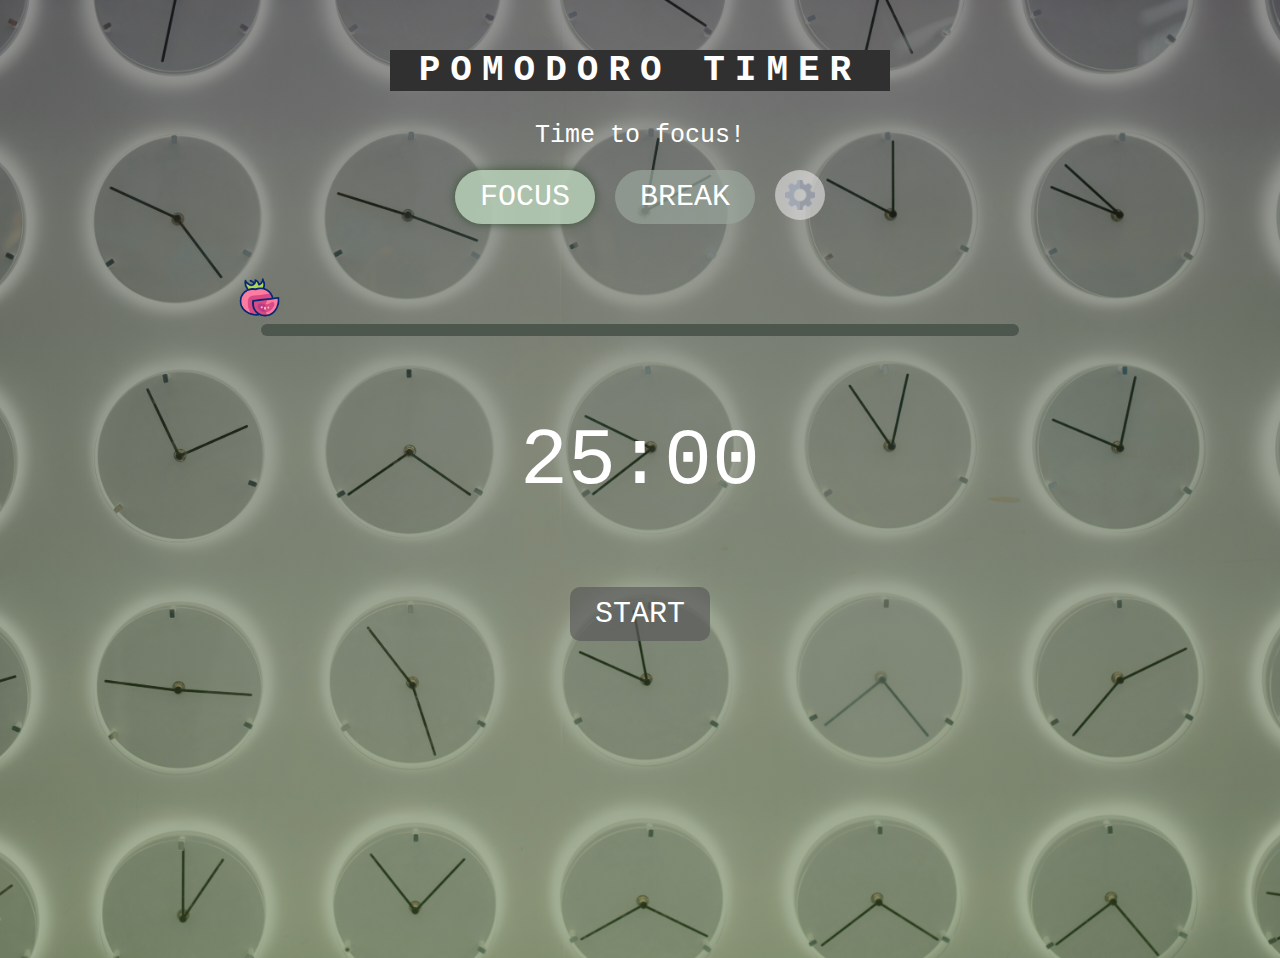
<file: index.html>
<!DOCTYPE html>
<html lang="en">
<head>
    <meta charset="UTF-8">
    <meta name="viewport" content="width=device-width, initial-scale=1.0">
    <title>Focus Clock</title>
    <link rel="stylesheet" href="style.css">
    <script src="script.js" defer></script>
</head>

<body>

    <audio id="alarm" src="alert.wav" preload="auto"></audio>
    <h1 id="index-header1">Pomodoro Timer</h1>
    <h2 id="index-header2">Time to focus!</h2>

    <div id="settings-overlay"></div>

    <!-- SETTINGS DIALOG -->
    <dialog id="settingsDlg">
        <h1 id="settings-header1">Settings</h1>
        <div id="labels">
            <label>FOCUS LENGTH</label>
            <label>BREAK LENGTH</label>
        </div>

        <div id="inputs">
            <input id="focusInput" type="number" id="focus-min" min="1" max="120" value="25">
            <input id="breakInput" type="number" id="break-min" min="1" max="60" value="5">
        </div>

        <div id="volume-setting">
            <label id="alert-label">ALERT VOLUME</label>
            <input type="range" id="volume" min="0" max="10" value="5">
            <button id="volume-button" onclick="alarm.play()">TEST VOLUME</button>
        </div>

        <button id="closeDlg">SAVE</button>
    </dialog>

    <div class="pomodoro-options">
        <button id="btnFocus" onclick="setMode('focus')">FOCUS</button>
        <button id="btnBreak" onclick="setMode('break')">BREAK</button>
        <button id="settingsBtn" >
            <img id="settings-image" src="settings.png">
        </button>
    </div>

    <div id="progress-container">
        <img id="tomato" src="tomato.gif" class="gif">
        <progress id="progress" value="0" max="1"></progress>
    </div>

    <p id="countdown"></p> 
    <div id="btnStartPos">
        <button id="btnStart" onclick="startorPauseTimer()">START</button>
    </div>
</body>
</html>
</file>
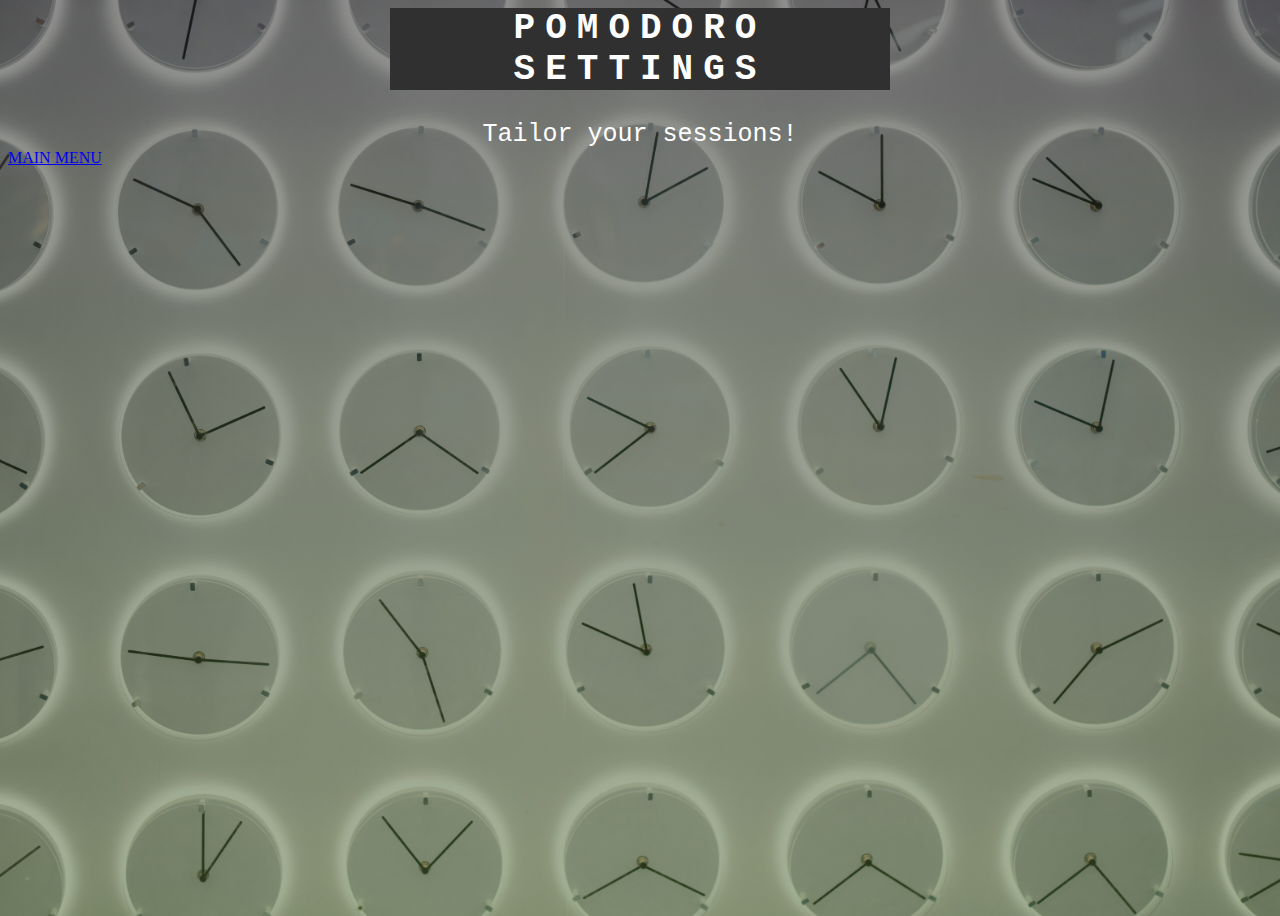
<file: settings.html>
<!DOCTYPE html>
<html lang="en">
<head>
  <meta charset="UTF-8">
  <meta name="viewport" content="width=device-width, initial-scale=1.0">
  <title>Focus Clock Settings</title>
  <link rel="stylesheet" href="style.css">
  <script src="script.js" defer></script>
</head>

<body>
  <h1 id="settings-header1">Pomodoro Settings</h1>
  <h2 id="settings-header2">Tailor your sessions!</h2>
  <div id="links">
    <a href="index.html" class="btnMenu">MAIN MENU</a>
  </div>
</body>
</html>
</file>
<file: style.css>
/* BACKGROUND IMAGE AND GREEN OVERLAY */
body{
    background: linear-gradient(rgba(33, 34, 32, 0.5), rgba(75, 100, 45, 0.5)), url("focus clock background.jpg");
    background-size: cover;
    background-repeat: no-repeat;
    background-position: center top;
    height: 100vh;
}

/* GIF PROPERTIES */
.gif{
  display: block;
  width: 80px; 
  height: auto; /* keep aspect ratio */
  margin: 20px auto 0;  /* space above/below */
}

/* HEADER 1 PROPERTIES */
#index-header1, #settings-header1{
    font-size: 36px;
    font-family: monospace;
    color:rgb(255, 255, 255);
    font-weight: 700;
    text-align: center;
    text-transform:uppercase;
    letter-spacing: 10px;
    background-color:rgb(48, 48, 48);
    margin: 0 auto 0 auto;  
    width: 500px;
} 

#index-header1{
    margin: 50px auto 0 auto;  
}

/* HEADER 2 PROPERTIES */
#index-header2, #settings-header2{
    font-size: 25px;
    font-family: monospace;
    color:rgb(255, 255, 255);
    font-weight: 200;
    text-align: center;
    margin: 30px auto 0 auto;
} 

/* POSITION OF FOCUS/BREAK BUTTONS */
.pomodoro-options{
    padding: 20px;
    display: flex;
    justify-content: center;
    gap: 20px; 
}

.active-mode{
    background-color: rgba(178, 202, 179, 0.9) !important; /* forces a change in background color during active mode  */
    box-shadow: 0 0 10px rgb(59, 83, 58);
}

/* FOCUS/BREAK BUTTON PROPERTIES */
#btnFocus, #btnBreak{
    background-color: #9ca89dac;  
    color: #ffffff;
    font-size:30px;
    font-family: monospace;
    padding: 10px 25px;
    cursor: pointer; 
    border: none;
    border-radius: 30px; 
}

/* FOCUS/BREAK BUTTON HOVER */
#btnFocus:hover, #btnBreak:hover{
    background-color: #bac8bbac;  
    transform: scale(1.05);
}

/* START BUTTON PROPERTIES */
#btnStart{
    background-color: #595959ac;  
    color: #ffffff;
    font-size:30px;
    font-family: monospace;
    padding: 10px 25px;
    cursor: pointer; 
    border: none;
    border-radius: 10px; 
}

/* START BUTTON HOVER */
#btnStart:hover{
    background-color: #767676ac;  
    transform: scale(1.05);
}

/* POSITION OF START BUTTON */
#btnStartPos{
    display: flex;
    justify-content: center;
}

/* POSITION AND COLOUR OF COUNTDOWN TIMER */
#countdown{
    font-size: 80px;
    font-family: monospace;
    color:rgb(255, 255, 255);
    text-align: center;
}

/* SETTINGS BUTTON PROPERTIES */
#settingsBtn{
    font-family: monospace;
    background: #dcdcdcab;
    color: #fff;
    text-decoration: none;
    border-radius: 50%;
    cursor: pointer;
    border: none;
    width: 40px;
    height: 40px;
    padding: 25px;
    display: flex;
    align-items: center;
    justify-content: center;
}

/* SETTINGS BUTTON HOVER */
#settingsBtn:hover{
    background: #fefefeab;
    transform: scale(1.05);
}

#settings-image{
    width: 30px; 
    height: 30px;
}

/* SETTINGS PROPERTIES */
#settingsDlg{
    font-family: monospace;
    background: rgba(24,28,22,0.95);
    color: #fff;
    border: none;
}

/* SETTINGS OVERLAY PROPERTIES */
#settings-overlay{
    position: fixed;
    top: 0;
    left: 0;
    width: 100%;
    height: 100%;
    background: rgba(255, 255, 255, 0.4); 
    display: none; /* hides overlay when the page is launched */
}

/* CUSTOM DURATION LABEL PROPERTIES */
#labels{
    display: flex;
    justify-content: center;
    margin: 20px auto 0; 
    gap: 40px; 
}

/* CUSTOM DURATION INPUT PROPERTIES */
#inputs{
    font-family: monospace;
    display: flex;
    justify-content: center;
    margin: 10px auto 0; 
    gap: 40px; 
}

/* VOLUME SETTING PROPERTIES */
#volume-setting{ 
    text-align: center;
    margin: 20px auto 0; 
    gap: 40px; 
}

/* CLOSE BUTTON PROPERTIES */
#closeDlg{
    font-family: monospace;
    display: block;
    margin: 10px auto;
    cursor: pointer;
}

#volume-button{
    font-family: monospace;
}

#progress-container{
    position: relative;
    margin: 80px auto;
    width: 60%;
}

/* PROGRESS BAR PROPERTIES */
#progress{
    display: block;
    width: 100%;
    height: 12px;
    border: none;
    border-radius: 8px;
}

/* TOMATO PROPERTIES */
#tomato{
    position: absolute;
    bottom: 80%;
    width: 55px;
    height: auto;
    transition: left 0.8s ease-in-out;
}

/* EMPTY PROGRESS BAR COLOUR */
#progress::-webkit-progress-bar{
    background-color: #4d574e; 
    border-radius: 8px;
}

/* FILLED PROGRESS BAR COLOUR */
#progress::-webkit-progress-value{
    background-color: #87af8b; 
    border-radius: 8px;
}
</file>
